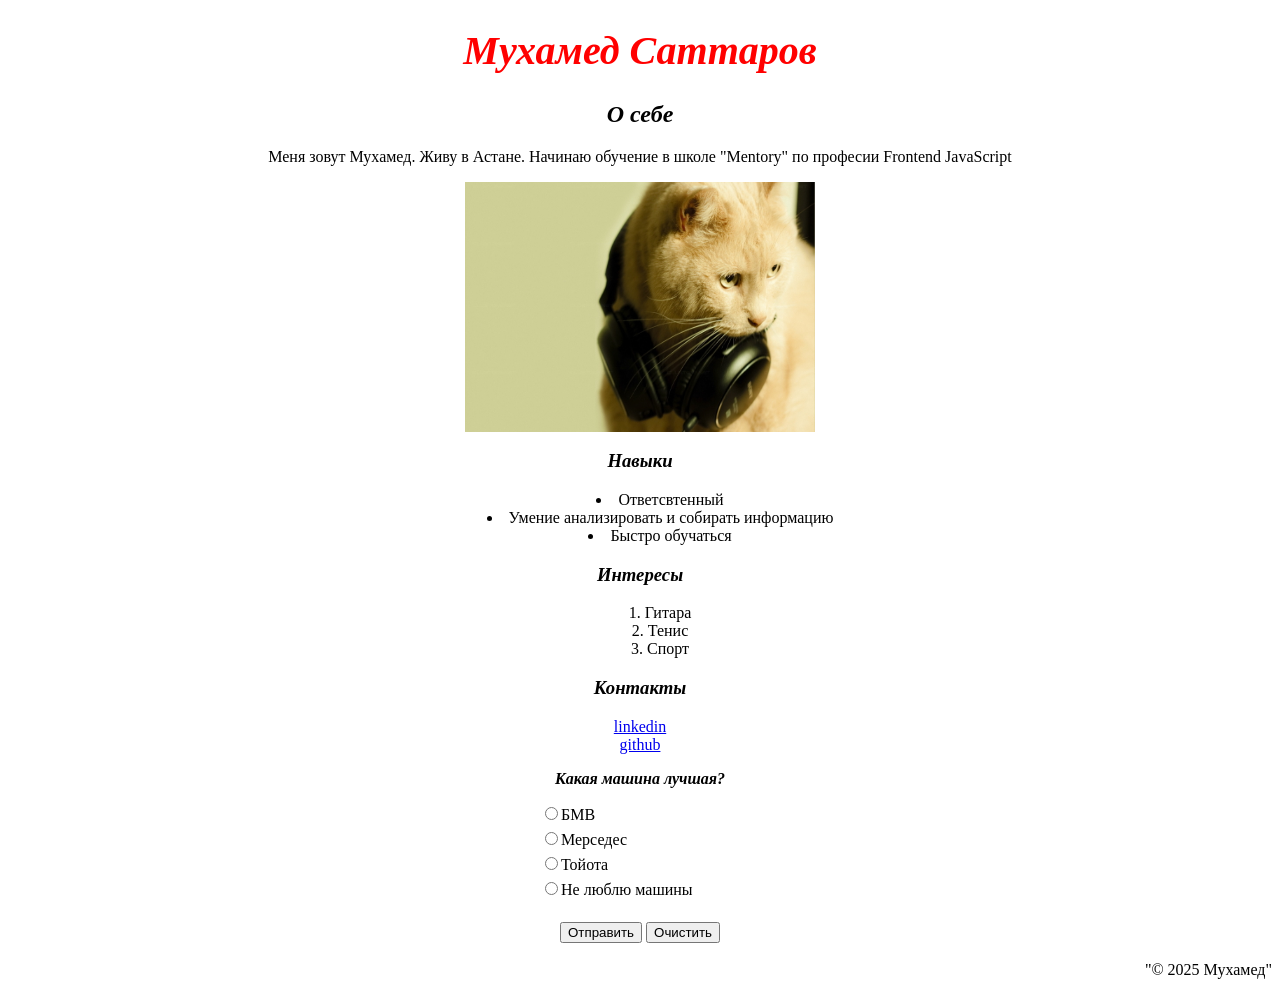
<file: index.html>
<!DOCTYPE html>
<html lang="en">
<head>
    <meta charset="UTF-8">
    <meta name="viewport" content="width=device-width, initial-scale=1.0">
    <title>Визитка</title>
    <link rel="shortcut icon" href="https://icon-library.com/images/icon-favicon/icon-favicon-4.jpg">
    <link rel="stylesheet" href="./css/style.css">
</head>
<body>
    <h1>Мухамед Саттаров</h1>
    <section>
    <h2 class="center-italic">О себе</h2>
    <p class="center">Меня зовут Мухамед. Живу в Астане. Начинаю обучение в школе "Mentory" по професии Frontend JavaScript</p>
    <img class="img" src="img/4. Кот с наушниками.jpg" alt="УПС" width="300" height="200">
    </section>
    <section>
    <h3 class="center-italic">Навыки</h3>
    <ul class="center-list">
        <li>Ответсвтенный</li>
        <li>Умение анализировать и собирать информацию</li>
        <li>Быстро обучаться</li>
    </ul>
    </section>
    <section>
    <h3 class="center-italic">Интересы</h3>
    <ol class="center-list">
        <li>Гитара</li>
        <li>Тенис</li>
        <li>Спорт</li>
    </ol>
    </section>
    <section>
    <h3 class="center-italic">Контакты</h3>
    <div class="center">
    <a href="https://www.linkedin.com/public-profile/settings?trk=d_flagship3_profile_self_view_public_profile" target="_blank" rel="noopener noreferrer">linkedin</a><br>
    <a href="https://github.com/Prestoll target="_blank" rel="noopener noreferrer">github</a><br>
    </div>
    </section>
    <form class="center" action="#" method="post" enctype="multipart/form-data">
        <p class="center-italic"><b>Какая машина лучшая?</b></p>
            <label class="radio_center">
                <input tabindex="1" type="radio" name="car"/ value="BMW">БМВ
            </label>
            <label class="radio_center">
                <input tabindex="1" type="radio" name="car" value="Mercedes"/>Мерседес
            </label>
            <label class="radio_center">
                <input tabindex="1" type="radio" name="car"/ value="Toyota">Тойота
            </label>
            <label class="radio_center">
                <input tabindex="1" type="radio" name="car"/ value="I dont like a car">Не люблю машины
            </label><br>
            <div>
                <button tabindex="2" type="submit">Отправить</button>
                <button tabindex="3" type="reset">Очистить</button>
            </div><br>
    </form>
    
    <footer class="footer">
        "© 2025 Мухамед"
    </footer>
</body>
</html>
</file>
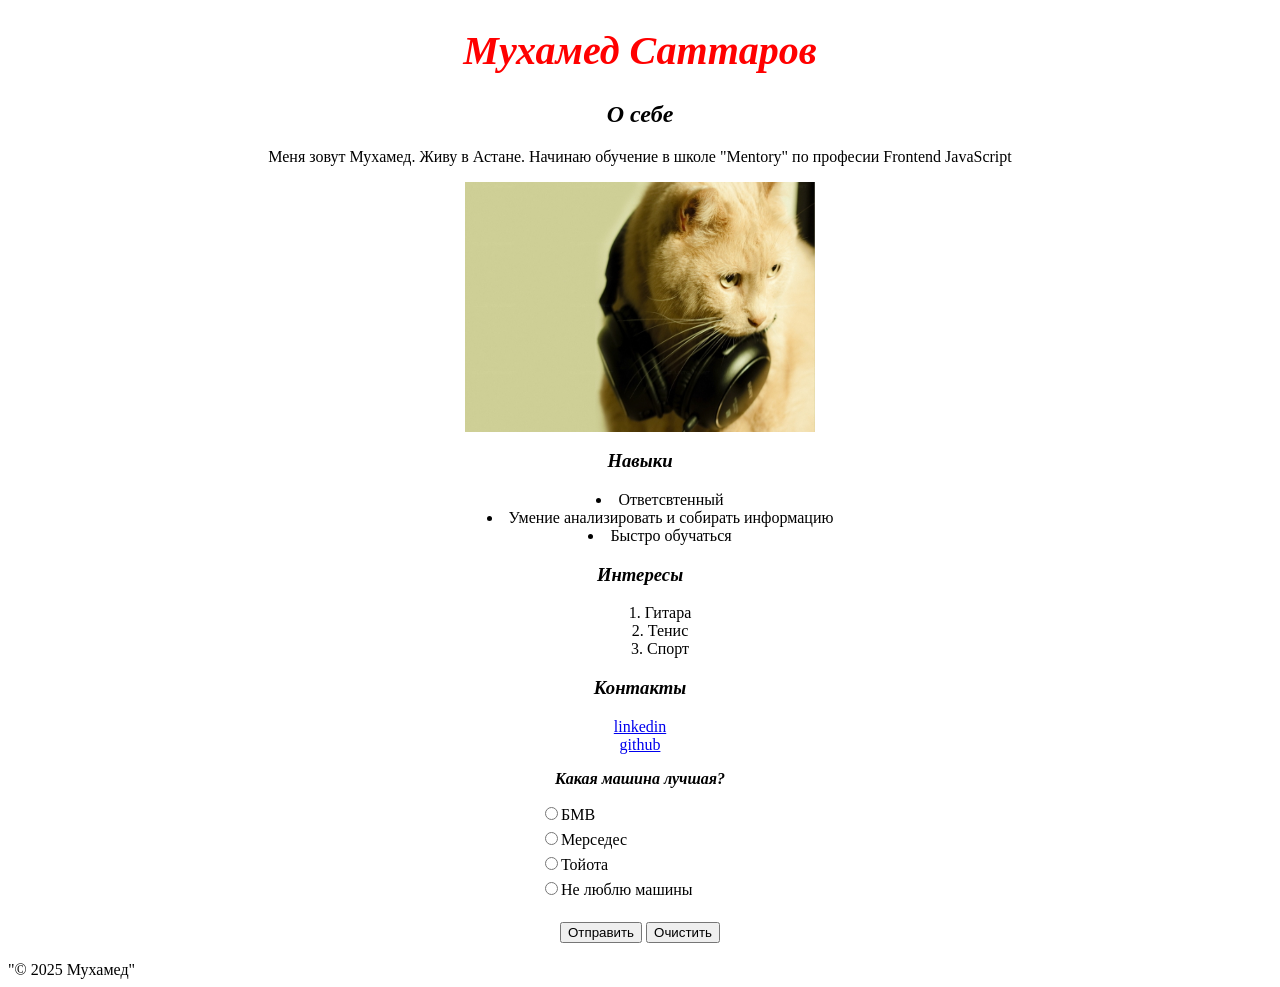
<file: home work2/index.html>
<!DOCTYPE html>
<html lang="en">
<head>
    <meta charset="UTF-8">
    <meta name="viewport" content="width=device-width, initial-scale=1.0">
    <title>Визитка</title>
    <link rel="shortcut icon" href="https://icon-library.com/images/icon-favicon/icon-favicon-4.jpg">
    <link rel="stylesheet" href="./css/style.css">
</head>
<body>
    <h1>Мухамед Саттаров</h1>
    <section>
    <h2 class="center-italic">О себе</h2>
    <p class="center">Меня зовут Мухамед. Живу в Астане. Начинаю обучение в школе "Mentory" по професии Frontend JavaScript</p>
    <img class="img" src="img/4. Кот с наушниками.jpg" alt="УПС" width="300" height="200">
    </section>
    <section>
    <h3 class="center-italic">Навыки</h3>
    <ul class="center-list">
        <li>Ответсвтенный</li>
        <li>Умение анализировать и собирать информацию</li>
        <li>Быстро обучаться</li>
    </ul>
    </section>
    <section>
    <h3 class="center-italic">Интересы</h3>
    <ol class="center-list">
        <li>Гитара</li>
        <li>Тенис</li>
        <li>Спорт</li>
    </ol>
    </section>
    <section>
    <h3 class="center-italic">Контакты</h3>
    <div class="center">
    <a href="https://www.linkedin.com/public-profile/settings?trk=d_flagship3_profile_self_view_public_profile" target="_blank" rel="noopener noreferrer">linkedin</a><br>
    <a href="https://github.com/Prestoll target="_blank" rel="noopener noreferrer">github</a><br>
    </div>
    </section>
    <form class="center" action="#" method="post" enctype="multipart/form-data">
        <p class="center-italic"><b>Какая машина лучшая?</b></p>
            <label class="radio_center">
                <input tabindex="1" type="radio" name="car"/ value="BMW">БМВ
            </label>
            <label class="radio_center">
                <input tabindex="1" type="radio" name="car" value="Mercedes"/>Мерседес
            </label>
            <label class="radio_center">
                <input tabindex="1" type="radio" name="car"/ value="Toyota">Тойота
            </label>
            <label class="radio_center">
                <input tabindex="1" type="radio" name="car"/ value="I dont like a car">Не люблю машины
            </label><br>
            <div>
                <button tabindex="2" type="submit">Отправить</button>
                <button tabindex="3" type="reset">Очистить</button>
            </div><br>
    </form>
    
    <footer class="footerg">
        "© 2025 Мухамед"
    </footer>
</body>
</html>
</file>
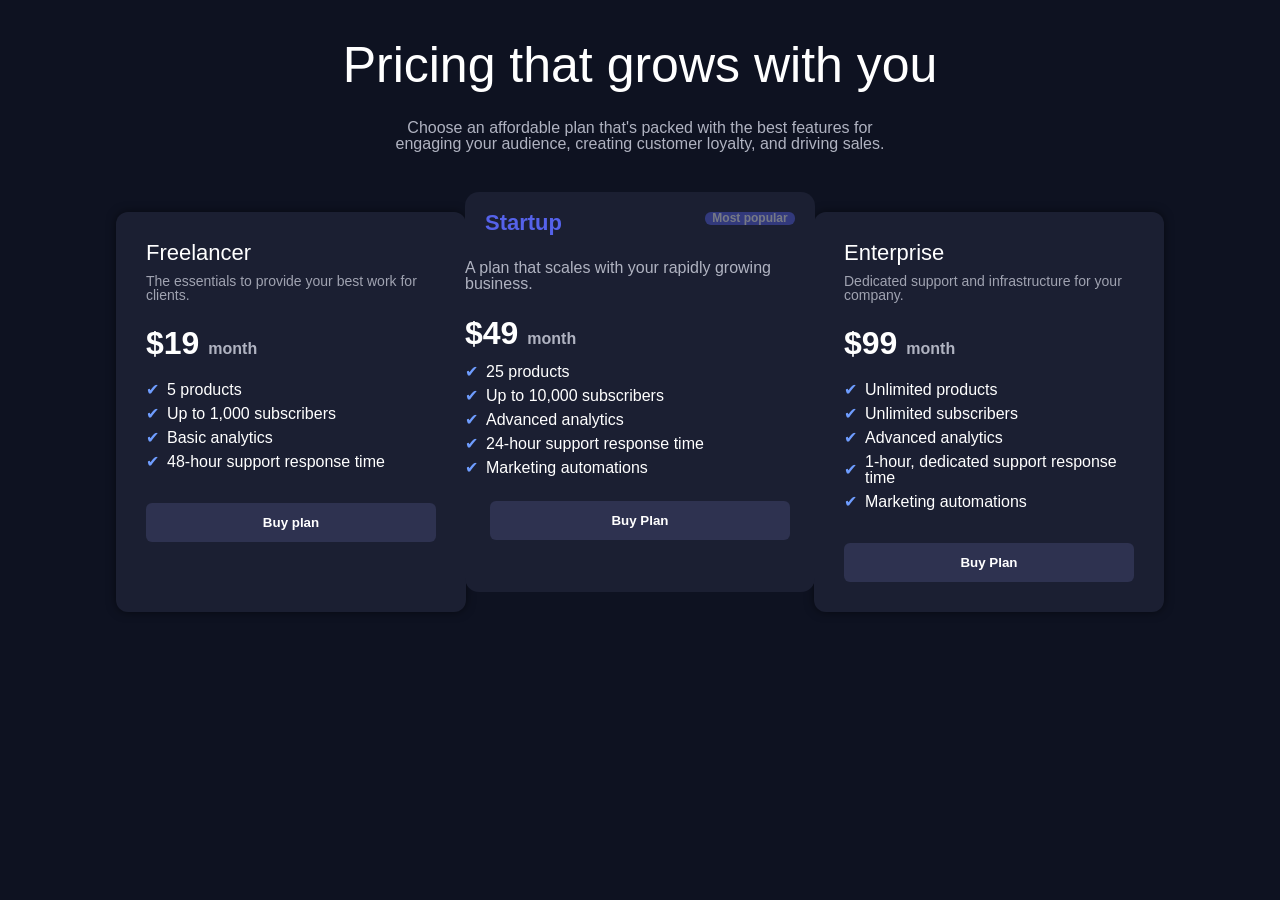
<file: home work3/index.html>
<!DOCTYPE html>
<html lang="en">
<head>
    <meta charset="UTF-8">
    <meta name="viewport" content="width=device-width, initial-scale=1.0">
    <title>Pricing table</title>
    <link rel="stylesheet" href="./css/style.css">
</head>
<body>
    <h1>Pricing that grows with you</h1>
    <p>Choose an affordable plan that's packed with the best features for engaging your audience, creating customer loyalty, and driving sales.</p>
    <div class="pricing-container">
        <!-- 1st -->
        <div class="plan">
            <h2>Freelancer</h2>
            <p>The essentials to provide your best work for clients.</p>
        <div class="price">$19 <span class="month">month</span></div>
        <ul>
            <li>5 products</li>
            <li>Up to 1,000 subscribers</li>
            <li>Basic analytics</li>
            <li>48-hour support response time</li>
        </ul>
        <button class="btn">Buy plan</button>
        </div>
        <!-- 2nd -->
        <div class="plan2">
            <div class="title">
                <h2 class="startup">Startup</h2><span class="tag">Most popular</span>
            </div>
            <div>
                <p>A plan that scales with your rapidly growing business.</p>  
            </div>
        <div class="price">$49 <span class="month">month</span></div>
        <ul>
            <li>25 products</li>
            <li>Up to 10,000 subscribers</li>
            <li>Advanced analytics</li>
            <li>24-hour support response time</li>
            <li>Marketing automations</li>
        </ul>
        <button class="btn">Buy Plan</button>
        </div>
        <!-- 3rd -->
         <div class="plan">
            <h2>Enterprise</h2>
            <p>Dedicated support and infrastructure for your company.</p>
            <div class="price">$99 <span class="month">month</span></div>
        <ul>
            <li>Unlimited products</li>
            <li>Unlimited subscribers</li>
            <li>Advanced analytics</li>
            <li>1-hour, dedicated support response time</li>
            <li>Marketing automations</li>
        </ul>
        <button class="btn">Buy Plan</button>
         </div>


    </div>

</body>
</html>
</file>
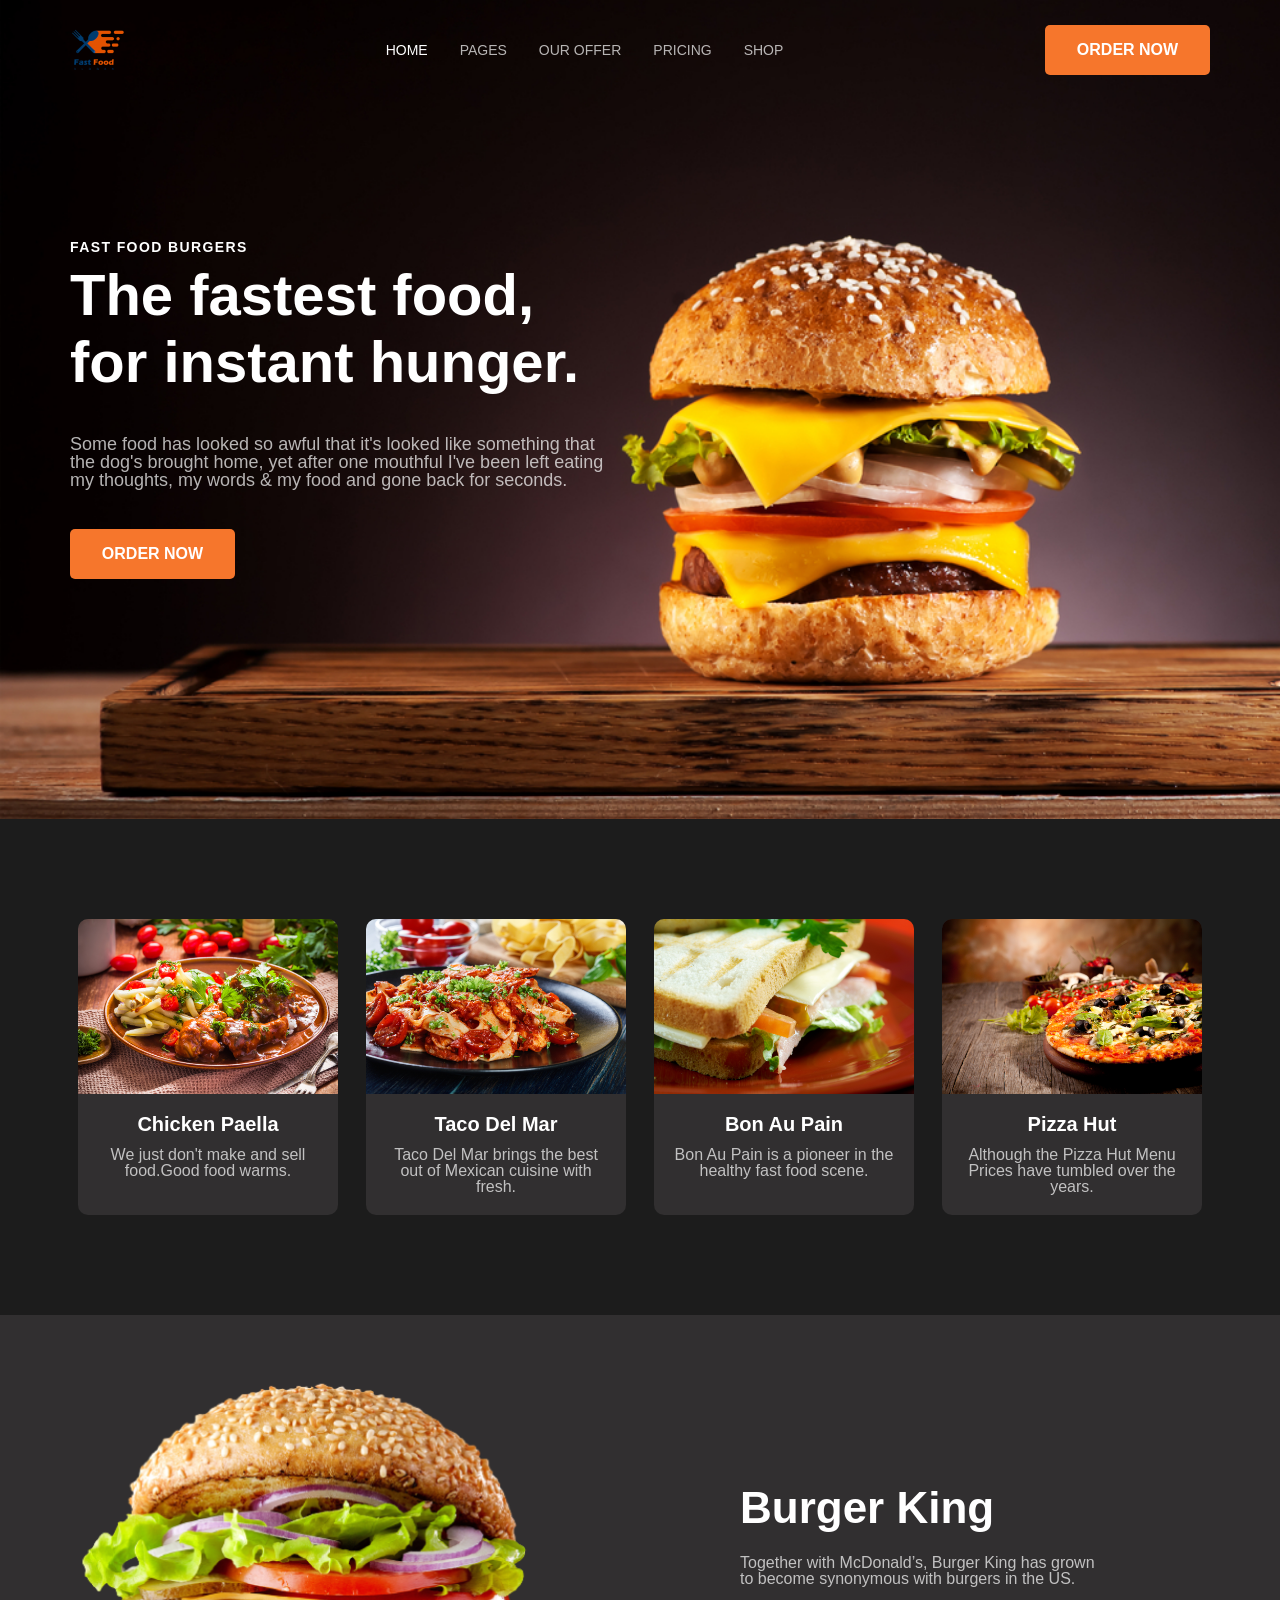
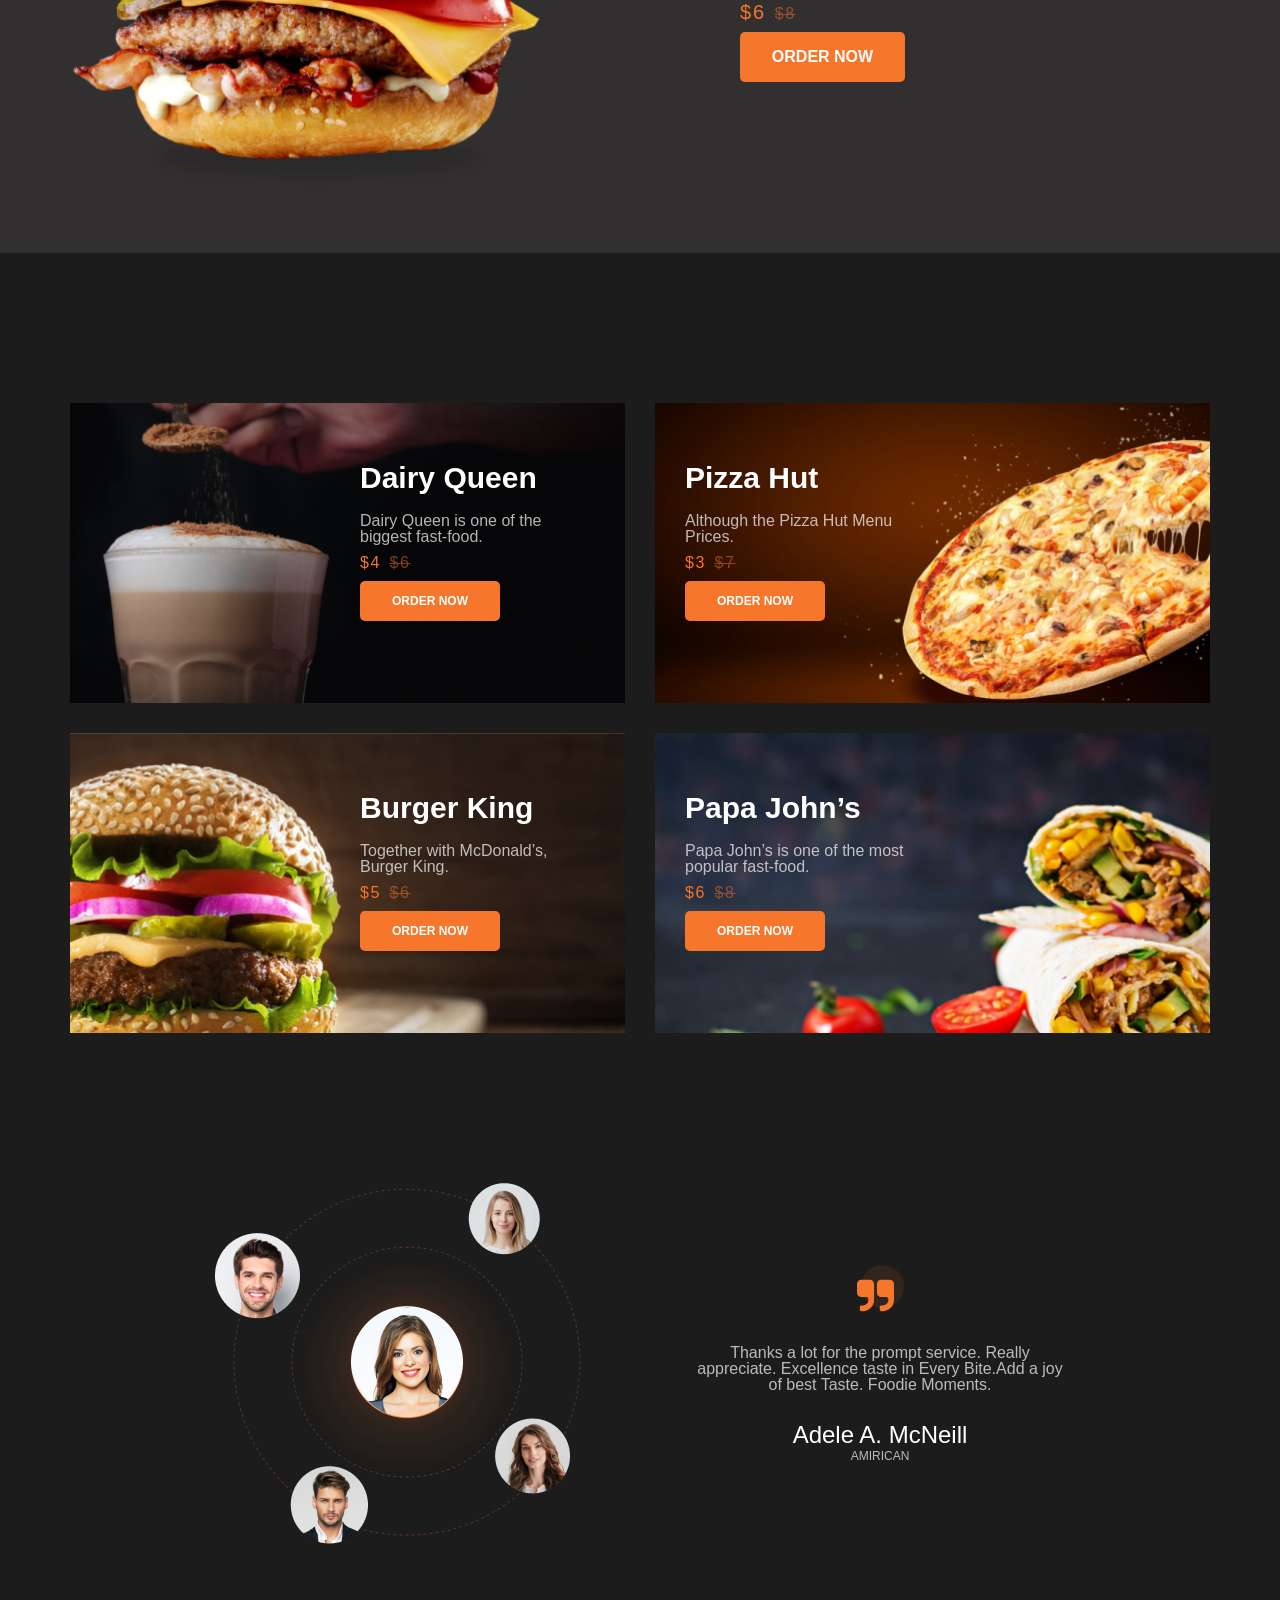
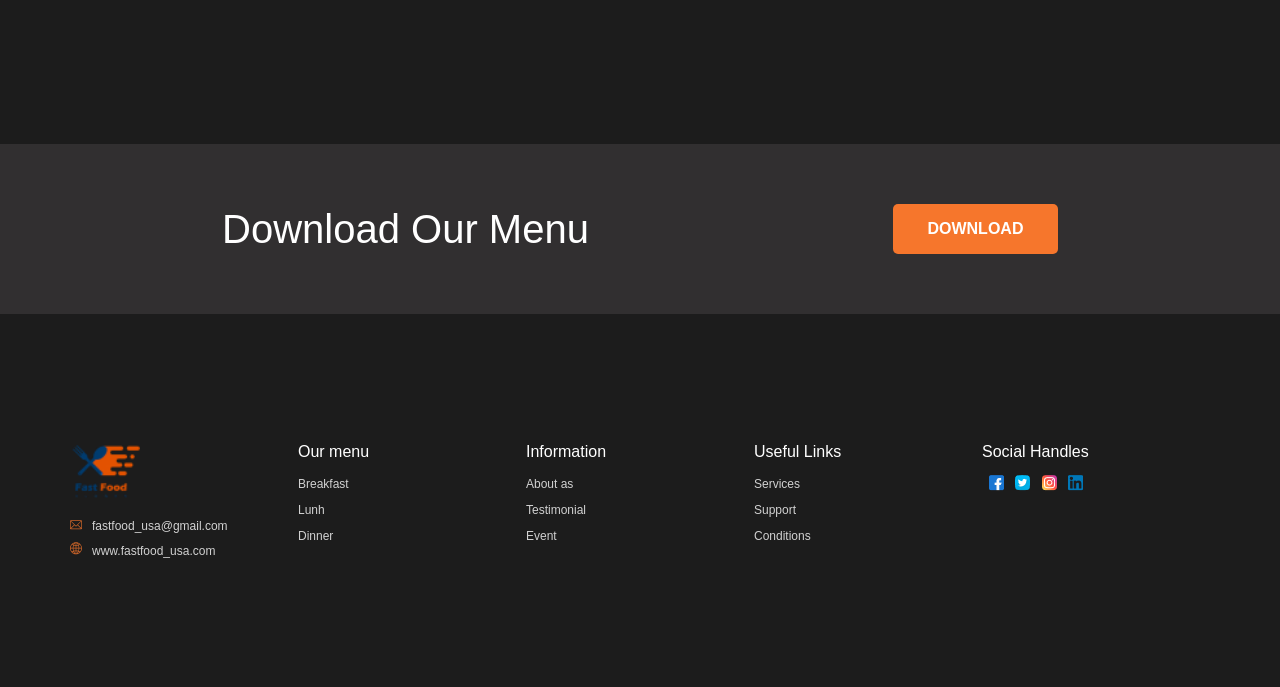
<file: WEB PRO Burger Landing/index.html>
<!DOCTYPE html>
<html lang="en">
<head>
    <meta charset="UTF-8">
    <meta name="viewport" content="width=device-width, initial-scale=1.0">
    <link rel="stylesheet" href="./css/style.css">
    <title>Сладкий Бургер</title>
</head>
<body>
    <header class="header">
        <div class="container">
        <img src="./images/icons/logo.png" alt="" class="logo">
        <nav class="nav">
            <ul class="header_list">
                <li><a class="active" href="#!">HOME</a></li>
                <li><a href="#!">PAGES</a></li>
                <li><a href="#!">OUR OFFER</a></li>
                <li><a href="#!">PRICING</a></li>
                <li><a href="#!">SHOP</a></li>
            </ul>
        </nav>
        <a href="" class="btn">ORDER NOW</a>
        </div>
    </header>

    <main class="main">
        <section class="welcome">
          <div class="container">
            <div class="welcome_container2">
            <h4 class="welcome_subtitle">FAST FOOD BURGERS</h4>
            <h1 class="welcome_title">The fastest food, for instant hunger.</h1>
            <p class="welcome_text">Some food has looked so awful that it's looked like something that the dog's brought home, yet after one mouthful I've been left eating my thoughts, my words & my food and gone back for seconds.</p>
            <a href="" class="btn">ORDER NOW</a>
            </div>
            </div>
        </section>
        <section class="food_list">
            <div class="container">
                <div class="food_list_card">
                <img src=".//images/food-list-1.jpg" alt="" class="food_list_img">
                <div class="food_text_container">
                    <h4 class="food_list_title">Chicken Paella  </h4>
                    <p class="food_list_text">We just don't make and sell food.Good food warms.</p>
                </div>
                </div>
                <div class="food_list_card">
                <img src=".//images/food-list-2.jpg" alt="" class="food_list_img">
                <div class="food_text_container">
                    <h4 class="food_list_title">Taco Del Mar</h4>
                    <p class="food_list_text">Taco Del Mar brings the best out of Mexican cuisine with fresh.</p>
                </div>
                </div>
                <div class="food_list_card">
                <img src=".//images/food-list-3.jpg" alt="" class="food_list_img">
                <div class="food_text_container">
                     <h4 class="food_list_title">Bon Au Pain</h4>
                    <p class="food_list_text">Bon Au Pain is a pioneer in the healthy fast food scene.</p>
                </div>
               
                </div>
                <div class="food_list_card">
                <img src=".//images/food-list-4.jpg" alt="" class="food_list_img">
                <div class="food_text_container">
                   <h4 class="food_list_title">Pizza Hut</h4>
                    <p class="food_list_text">Although the Pizza Hut Menu Prices have tumbled over the years.</p> 
                </div>
                </div>
            </div>
        </section>
        <section class="order">
            <div class="container">
                <img src="./images/burger.png" alt="" class="order_burger">
            <div class="order_text_container">
                <h3 class="order_title">Burger King</h3>
                <p class="order_text">Together with McDonald’s, Burger King has grown to become synonymous with burgers in the US.</p>
                <span class="order_price">$6</span>
                <span class="order_old_price">$8</span>
                 <a href="" class="btn">ORDER NOW</a>
            </div>
            </div>
        </section>
        <section class="product">
            <div class="container">
                <div class="product_card card_queen">
                    <h4 class="product_title">Dairy Queen</h4>
                    <p class="product_text">Dairy Queen is one of the biggest fast-food.</p>
                    <span class="product_price">$4</span>
                    <span class="product_old_price">$6</span>
                    <a href="" class="btn btn--small">ORDER NOW</a>
                </div>
                <div class="product_card card_hut">
                    <h4 class="product_title">Pizza Hut</h4>
                    <p class="product_text">Although the Pizza Hut Menu Prices.</p>
                    <span class="product_price">$3</span>
                    <span class="product_old_price">$7</span>
                    <a href="" class="btn btn--small">ORDER NOW</a>
                </div>
                <div class="product_card card_king">
                    <h4 class="product_title">Burger King</h4>
                    <p class="product_text">Together with McDonald’s, Burger King.</p>
                    <span class="product_price">$5</span>
                    <span class="product_old_price">$6</span>
                    <a href="" class="btn btn--small">ORDER NOW</a>
                </div>
                <div class="product_card card_papa">
                    <h4 class="product_title">Papa John’s</h4>
                    <p class="product_text">Papa John’s is one of the most popular fast-food.</p>
                    <span class="product_price">$6</span>
                    <span class="product_old_price">$8</span>
                    <a href="" class="btn btn--small">ORDER NOW</a>
                </div>
            </div>
        </section>
        <section class="feedback">
            <div class="container">
                <img src="./images/feedback.png" alt="" class="img_feedback">
                <blockquote class="feedback_text_container">
                    <p class="feedback_text">Thanks a lot for the prompt service. Really appreciate. Excellence taste in Every Bite.Add a joy of best Taste. Foodie Moments.</p>
                    <cite class="feedback_author">Adele A. McNeill</cite>
                    <span class="feedback_amirican">AMIRICAN</span>
                </blockquote>
            </div>
        </section>
        <div class="download">
            <div class="container">
                <p class="download_text">Download Our Menu</p>
                <a href="./images/burger.png" class="btn" download>DOWNLOAD</a>
            </div>
        </div>
    </main>

    <footer class="footer">
        <div class="container">
            <div class="footer_contacts">
                <img src="./images/icons/logo.png" alt="Логотип" class="footer_logo">
                <a class="footer_link footer_link_mail" href="mailto:fastfood_usa@gmail.com">fastfood_usa@gmail.com</a>
                <a class="footer_link footer_link_web" href="#!">www.fastfood_usa.com</a>
            </div>
            <nav class="footer_nav">
                <ul class="footer_nav_list">
                    <li class="footer_nav_title"><a class="footer_title" href="#!">Our menu</a>
                        <ul class="footer_inner_list">
                            <li class="footer_list_menu"><a href="#!">Breakfast</a></li>
                            <li class="footer_list_menu"><a href="#!">Lunh</a></li>
                            <li class="footer_list_menu"><a href="#!">Dinner</a></li>
                        </ul>
                    </li>
                    <li class="footer_nav_title"><a class="footer_title" href="#!">Information</a>
                        <ul class="footer_inner_list">
                            <li class="footer_list_menu"><a href="#!">About as</a></li>
                            <li class="footer_list_menu"><a href="#!">Testimonial</a></li>
                            <li class="footer_list_menu"><a href="#!">Event</a></li>
                        </ul>
                    </li>
                    <li class="footer_nav_title"><a class="footer_title" href="#!">Useful Links</a>
                        <ul class="footer_inner_list">
                            <li class="footer_list_menu"><a href="#!">Services</a></li>
                            <li class="footer_list_menu"><a href="#!">Support</a></li>
                            <li class="footer_list_menu"><a href="#!">Conditions</a></li>
                        </ul>
                    </li>
                </ul>
            </nav>
        <div class="footer_socials">
                <p class="footer_title">Social Handles</p>
        <div class="footer_socials_icons">
            <a href="#!" class="footer_social_link"><img src="./images/icons/socials/facebook.png" alt=""></a>
            <a href="#!" class="footer_social_link"><img src="./images/icons/socials/twitter.png" alt=""></a>
            <a href="#!" class="footer_social_link"><img src="./images/icons/socials/instagram.png" alt=""></a>
            <a href="#!" class="footer_social_link"><img src="./images/icons/socials/linkedin.png" alt=""></a>
        </div>
        </div>
        </div>
    </footer>
</body>
</html>
<!-- 
 -->
</file>
<file: css/style.css>
h1 {
    text-align: center;
    font-size: 40px;
    color: red;
    font-style: italic;
}
.center-italic {
    text-align: center;
    font-style: italic;
}
.center-list {
    list-style-position: inside;
    text-align: center;
}
.center {
    text-align: center;
}
.img {
    width: 350px;
    height: 250px;
    display: block;
    margin:0 auto;
    transition: transform 0.5s;
}
.img:hover {
    transform: scale(110%);
}
.radio_center {
    display: block;
    text-align: left;
    width: 200px;
    margin: 5px auto;
}
.footer {
    text-align: right;
}
</file>
<file: home work2/css/style.css>
h1 {
    text-align: center;
    font-size: 40px;
    color: red;
    font-style: italic;
}
.center-italic {
    text-align: center;
    font-style: italic;
}
.center-list {
    list-style-position: inside;
    text-align: center;
}
.center {
    text-align: center;
}
.img {
    width: 350px;
    height: 250px;
    display: block;
    margin:0 auto;
    transition: transform 0.5s;
}
.img:hover {
    transform: scale(110%);
}
.radio_center {
    display: block;
    text-align: left;
    width: 200px;
    margin: 5px auto;
}
.footer {
    text-align: right;
}
</file>
<file: home work3/css/style.css>
/*Обнуление*/
*{padding: 0;margin: 0;border: 0;}
*,*:before,*:after{-moz-box-sizing: border-box;-webkit-box-sizing: border-box;box-sizing: border-box;}
:focus,:active{outline: none;}
a:focus,a:active{outline: none;}
nav,footer,header,aside{display: block;}
html,body{height:100%;width:100%;font-size:100%;line-height:1;font-size:16px;-ms-text-size-adjust:100%;-moz-text-size-adjust:100%;-webkit-text-size-adjust:100%;}
input,button,textarea{font-family:inherit;}
input::-ms-clear{display: none;}
button{cursor: pointer;}
button::-moz-focus-inner {padding:0;border:0;}
a,a:visited{text-decoration: none;}
a:hover{text-decoration: none;}
ul li{list-style: none;}
img{vertical-align: top;}
h1,h2,h3,h4,h5,h6{font-size:inherit;font-weight: inherit;}
/*--------------------*/

body {
    background-color: #0e1221;
    color: #fff;
    font-family: Arial, Helvetica, sans-serif;
    margin: 0;
    padding: 40px;
    display: flex;
    flex-direction: column;
    align-items: center;
}
h1 {
    font-size: 50px;
    margin-bottom: 30px;
}
p {
    color: #b0b3c1;
    margin-bottom: 60px;
    text-align: center;
    max-width: 500px;
}
/* Контейнер */
.pricing-container {
    display: flex;
    gap: 0,5px;
    justify-content: center;
    flex-wrap: wrap;
}
.plan {
    background-color: #1b1f32;
    border-radius: 12px;
    width: 350px;
    padding: 30px;
    box-shadow: 0 0 10px rgba(0, 0, 0, 0.5);
    display: flex;
    flex-direction: column;
    align-items: flex-start;
}
.plan h2 {
    font-size: 22px;
    margin-bottom: 10px;
}
.plan p {
    color: #a0a3b1;
    font-size: 14px;
    margin-bottom: 25px;
}
.price {
    font-size: 32px;
    font-weight: bold;
    margin-bottom: 15px;
}

.month  {
    color: #b0b3c1;
    font-size: 16px;
}

ul {
    list-style: none;
    padding: 0;
    margin-bottom: 25px;
}
ul li {
    margin: 8px 0;
    display: flex;
    align-items: center;
    gap: 8px;
}
ul li::before {
    content: "✔";
    color: #6f9dff;
}
/* Конпка */
.btn {
    background-color: #2e3250;
    color: #fff;
    border: none;
    padding: 12px 0;
    border-radius: 6px;
    width: 100%;
    font-weight: bold;
    cursor: pointer;
    transition: 0.3s;
}
.btn:hover {
    background-color: #5562ea;
}
/* Средний тариф */

.plan2 {
    background-color: #1b1f32;
    border-radius: 14px;
    width: 350px;
    margin: -20px -1px 20px -1px;
    position: relative;
    z-index: 100;
}

.plan2 p {
    margin-bottom: 25px;
    text-align: left;
}

.plan p {
    text-align: left;
}

.pricing-container .plan2 .btn {
    width: 300px;
    display: flex;
    justify-content: center;
    align-items: center;
    margin-left: 25px;
}
.tag {
    background-color: #5562ea;
    color: #fff;
    font-size: 12px;
    font-weight: bold;
    border-radius: 6px;
    display: inline-block;
    margin: 20px 20px 0px 0px;
    width: 90px;
    height: 13px;
    opacity: 0.4;
    text-align: center;
}
.startup {
    color: #5562ea;
    font-size: 22px;
    font-weight: bold;
    width: 60px;
    height: 15px;
    border-radius: 6px;
    display: inline-block;
    padding: 20px 0px 0px 20px;
}

.title {
    display: flex;
    justify-content: space-between;
    margin-bottom: 35px;
}
</file>
<file: WEB PRO Burger Landing/css/style.css>
/*Обнуление*/
*{padding: 0;margin: 0;border: 0;}
*,*:before,*:after{-moz-box-sizing: border-box;-webkit-box-sizing: border-box;box-sizing: border-box;}
:focus,:active{outline: none;}
a:focus,a:active{outline: none;}
nav,footer,header,aside{display: block;}
html,body{height:100%;width:100%;font-size:100%;line-height:1;font-size:16px;-ms-text-size-adjust:100%;-moz-text-size-adjust:100%;-webkit-text-size-adjust:100%;}
input,button,textarea{font-family:inherit;}
input::-ms-clear{display: none;}
button{cursor: pointer;}
button::-moz-focus-inner {padding:0;border:0;}
a,a:visited{text-decoration: none;}
a:hover{text-decoration: none;}
ul li{list-style: none;}
img{vertical-align: top;}
/* h1,h2,h3,h4,h5,h6{font-size:inherit;font-weight: inherit;} */
/*--------------------*/

@import url('https://fonts.googleapis.com/css2?family=Roboto:ital,wght@0,100..900;1,100..900&display=swap');

/* общие стили */

body {
    font-family: "Roboto", sans-serif;
    background-color: #1c1c1c;
    color: #fff;
}
a {
    color: #fff;

}
img {
    max-width: 100%;
}
.btn {
    display: flex;
    align-items: center;
    justify-content: center;

    font-weight: 600;
    font-size: 1rem;

    background: #f6762c;
    border-radius: 5px;

    width: 165px;
    height: 50px;

    transition: 0.6s;
}

.btn--small {
    width: 140px;
    height: 40px;
    font-size: 12px;
}

.btn:hover {
    opacity: 0.7;
}
.container {
    max-width: 1140px;
    margin-left: auto;
    margin-right: auto;
}
h1,h2,h3,h4,h5,,h6 {
    font-weight: 500;
}


/* шапка */

.header {
    /* padding: 25px 0px 50px 0 px; */
    padding: 25px 0px;

}
.header .container {
    display: flex;
    justify-content: space-between;
    align-items: center;
}

.logo {

}
.nav {
    
}
.header_list {
    display: flex;
    gap: 2rem;
}
.nav a {
    font-size: 14px;
    opacity: 0.7;
    transition: 0.5s;
}
.nav a:hover {
    opacity: 0.9;
}
.nav a.active {
    opacity: 1;
}

.main {

}

/* Welcome */

.welcome {
    margin-top: -100px;
    background-image: url("../images/welcome-bg.jpg");
    background-repeat: no-repeat;
    background-position: center;
    background-size: cover;
    padding: 240px 0;
}
.welcome_subtitle {
    margin-bottom: 7px;
    font-size: 14px;
    letter-spacing: 0.1em;
}
.welcome_title {
    font-size: 58px;
    line-height: 67px;
}
.welcome_text {
    margin: 40px 0;
    font-size: 18px;
    opacity: 0.7;
}
.welcome_container2{
    max-width: 550px;

}

/* Список еды */


.food_list {
    padding: 100px 0;
}

.food_list .container {
    display: flex;
    justify-content:space-evenly;
    flex-wrap: wrap;
    gap: 20px;
}

.food_list_card {
    width: 260px;
    background: #312f30;
    border-radius: 10px;
    overflow: hidden;
}

.food_list_img {
    width: 260px;
    height: 175px;
    object-fit: cover;

}

.food_text_container {
    padding: 20px 15px;
}

.food_list_title {
    font-size: 20px;
    text-align: center;
    margin-bottom: 13px;
}

.food_list_text {
font-weight: 400;
font-size: 16px;
text-align: center;
opacity: 0.7;
}

/* Order */


.order {
    background: #312f30;
    padding: 60px 0;
}

.order_burger {
    max-width: 470px;
}

.order_text_container {
    margin-right: 100px;
    max-width: 370px;
}

.order .container {
    display: flex;
    align-items: center;
    justify-content: space-between;
}

.order_title {
    font-size: 44px;
    margin-bottom: 25px;
}

.order_text {
    font-weight: 400;
    opacity: 0.7;
    margin-bottom: 15px;
}

.order_price {
    font-weight: 500;
    font-size: 20px;
    letter-spacing: 0.1em;
    color: #f6762c;
}

.order_old_price {
    margin-left: 4px;
    font-weight: 500;
    letter-spacing: 0.1em;
    text-decoration: line-through;
    color: #f6762c;
    opacity: 0.5;
}

.order .btn {
    margin-top: 10px;
}

/* Product */

.product {
    padding: 150px 0;
}

.product .container {
    display: flex;
    flex-wrap: wrap;
    gap: 30px;
    justify-content: center;
}

.product_card {
    max-width: 555px;
    height: 300px;
    padding: 60px 30px 60px 290px;
    background-color: #322e30;
    background-size: cover;
    background-repeat: no-repeat;
    background-position: center;
}

.product_card:nth-child(even) {
    padding-left: 30px;
    padding-right: 290px;
}

.product_title {
    font-size: 30px;
    margin-bottom: 20px;
}

.product_text {
    opacity: 0.7;
    margin-bottom: 10px;
}

.product_price {
    font-weight: 500;
    letter-spacing: 0.1em;
    color: #f6762c;
}

.product_old_price {
    margin-left: 4px;
    font-weight: 500;
    letter-spacing: 0.1em;
    text-decoration: line-through;
    color: #f6762c;
    opacity: 0.5;
}

.product .btn {
    margin-top: 10px;
}

.card_queen {
    background-image: url(../images/product-1.jpg);
}

.card_hut {
    background-image: url(../images/product-2.jpg);
}
.card_king {
    background-image: url(../images/product-3.jpg);
}

.card_papa {
    background-image: url(../images/product-4.jpg);
}

/* Feedback */

.feedback {
    padding-bottom: 200px;
}

.feedback .container  {
    display: flex;
    justify-content:space-between;
    align-items: center;
    max-width: 850px;
}

.img_feedback {

}

.feedback_text_container {
    margin: 0;
    text-align: center;
    display: flex;
    flex-direction: column;
}

.feedback_text_container::before {
    content: url(../images/icons/quote.svg);
}

.feedback_text{
    opacity: 0.7;
    margin: 30px 0;
    max-width: 370px;
}

.feedback_author {
    font-weight: 500;
    font-style: normal;
    font-size: 24px;
    margin-bottom: 3px;
}

.feedback_amirican {
    font-weight: 500;
    font-size: 12px;
    opacity: 0.7;
    display: block;
}

/* Download */

.download {
    background: #312f30;
    padding: 60px 0;
}

.download .container {
    display: flex;
    justify-content: space-around;
    align-items: center;
}

.download_text {
    font-weight: 500;
    font-size: 40px;
}

/* Feedback */


.footer {
    padding: 130px 0;
}

.footer a {
    font-size: 12px;
    opacity: 0.8;
}

.footer a:hover {
    opacity: 0.9;
    transition: 0.3s;
}

.footer .footer_title {
    font-weight: 500;
    font-size: 16px;
    opacity: 1;
    margin-bottom: 15px;
    display: inline-block;
}

.footer .container {
    display: grid;
    grid-template-columns: 1fr 3fr 1fr;
}


.footer_contacts {
    display: flex;
    flex-direction: column;
    align-items: self-start;
}

.footer_logo {
    margin-bottom: 20px;
    width: 70px;
}

.footer_link + .footer_link {
    margin-top: 10px;
}

.footer_link::before {
    margin-right: 10px;
}

.footer_link_mail::before {
    content: url("../images/icons/mail.svg");
}

.footer_link_web::before {
    content: url("../images/icons/global.svg");
}

.footer_nav {
    
}

.footer_nav_list {
  display: grid;
  grid-template-columns: repeat(3, 1fr);
}

.footer_nav_title {
    
}

.footer_inner_list {

}

.footer_list_menu + .footer_list_menu{
margin-top: 10px;
}

.footer_socials {
}

.footer_socials_icons {

}

.footer_social_link {
    opacity: 1 !important;
    margin-left: 7px;
}

.footer_social_link +.footer_social_link {
margin-left: 7px;
}

@media (min-width: 1920px ) {
    .welcome{
        padding-top: 400px;
        padding-bottom: 400px;
    }
}

@media (max-width: 1100px) {
    .welcome_text {
        opacity: 1;
    }

     .welcome_container2 {
        padding: 0px 20px;
    }
}

@media (max-width: 950px) {
    .order .container {
        flex-direction: column;
        width: 100%;
    }

    .order_text_container {
        text-align: center;
        padding-left: 100px;
    }

    .order .btn {
        margin-left: auto;
        margin-right: auto;
    }

    
}

@media (max-width: 850px) {
    .footer .container {
        grid-template-columns: 1fr 1fr;
        grid-template-rows: 1fr 1fr;
        grid-template-areas: "menu menu" "contacts socials";
        justify-items: center;
        gap: 40px 150px;
    }

    .footer_contacts{
        grid-area: contacts;
        justify-self: end;
    }

    .footer_nav{
        grid-area: menu;
    }

    .footer_socials {
        grid-area: socials;
        align-self: center;
        justify-self: start;
    }

    .footer_nav_list {
        gap: 80px;
    }

    .feedback {
       padding-bottom: 100px;
    }

    .footer {
        padding: 50px 0;
    }
}

@media (max-width: 750px) {
     .img_feedback {
        width: 250px;
    }

}



@media (max-width: 650px) {
    .header_list {
        margin-right: 50px;
    }

    .header .btn {
        display: none;
    }

    .feedback_text_container {

    }

    .download_text {
        font-size: 30px;
    }

    .welcome_title {
        font-size: 40px;
    }

    .welcome_text {
        margin: 20px 0;
    }
    
    .welcome {
        padding: 150px 0 100px;
    }

    .product {
        padding: 60px 0;
    }
    
    .product .container {
        padding-right: 50px;
        padding-left: 50px;
    }

}

@media (max-width: 500px) {
   .header .container {
        flex-direction: column;
        gap: 10px;
   }

   .header_list {
       flex-wrap: wrap;
       justify-content: space-evenly;
    }

    .download .container {
        flex-direction: column;
        gap: 20px;
    }

    .footer_nav_list {
        display: flex;
        flex-direction: column;
        text-align: center;
        gap: 20px;
    }

    .footer_contacts {
        padding-bottom: 40px;
        align-items: center;
    }

    .footer .container {
        display: flex;
        flex-direction: column;
        gap: 5px;
        align-items: center;
    }

    .footer_socials {
        padding-top: 40px;
    }
    
    
    .feedback, .product, .welcome {
        padding-bottom: 30px;
    }

    .footer .footer_title {
        margin-bottom: 10px;
    }

    .feedback_author {
        font-size: 18px;
    }

    .feedback_text {
        margin: 20px 0;
        font-size: 14px;
    }

    .welcome_container2 {
        padding: 0px 20px;
    }

    .header_list {
      padding-left: 30px;
    }
}

@media (max-width: 450px) {
    header .container {
    
    }
    
    .welcome {
        margin-top: -200px;
        padding-top: 280px;
    }

    .welcome_text {
        font-size: 12px;
    }
    .welcome_title {
        font-size: 30px;
    }

    .welcome_subtitle {

    }

    .food_list {
        padding: 50px 0px;
    }

    .order_title {
        font-size: 24px;
    }

    .order_burger {
        max-width: 350px;
    }

    .product_card{
        width: auto;
    }
    .feedback .container {
        flex-direction: column;
    }
    
    .product_card:nth-child(even) {
        width: auto;
        padding-right: 200px;
    }

    .product_card:nth-child(1) {
        padding-left: 200px;
    }
    
    .product_card:nth-child(3) {
        padding-left: 200px;
    }

}
</file>
